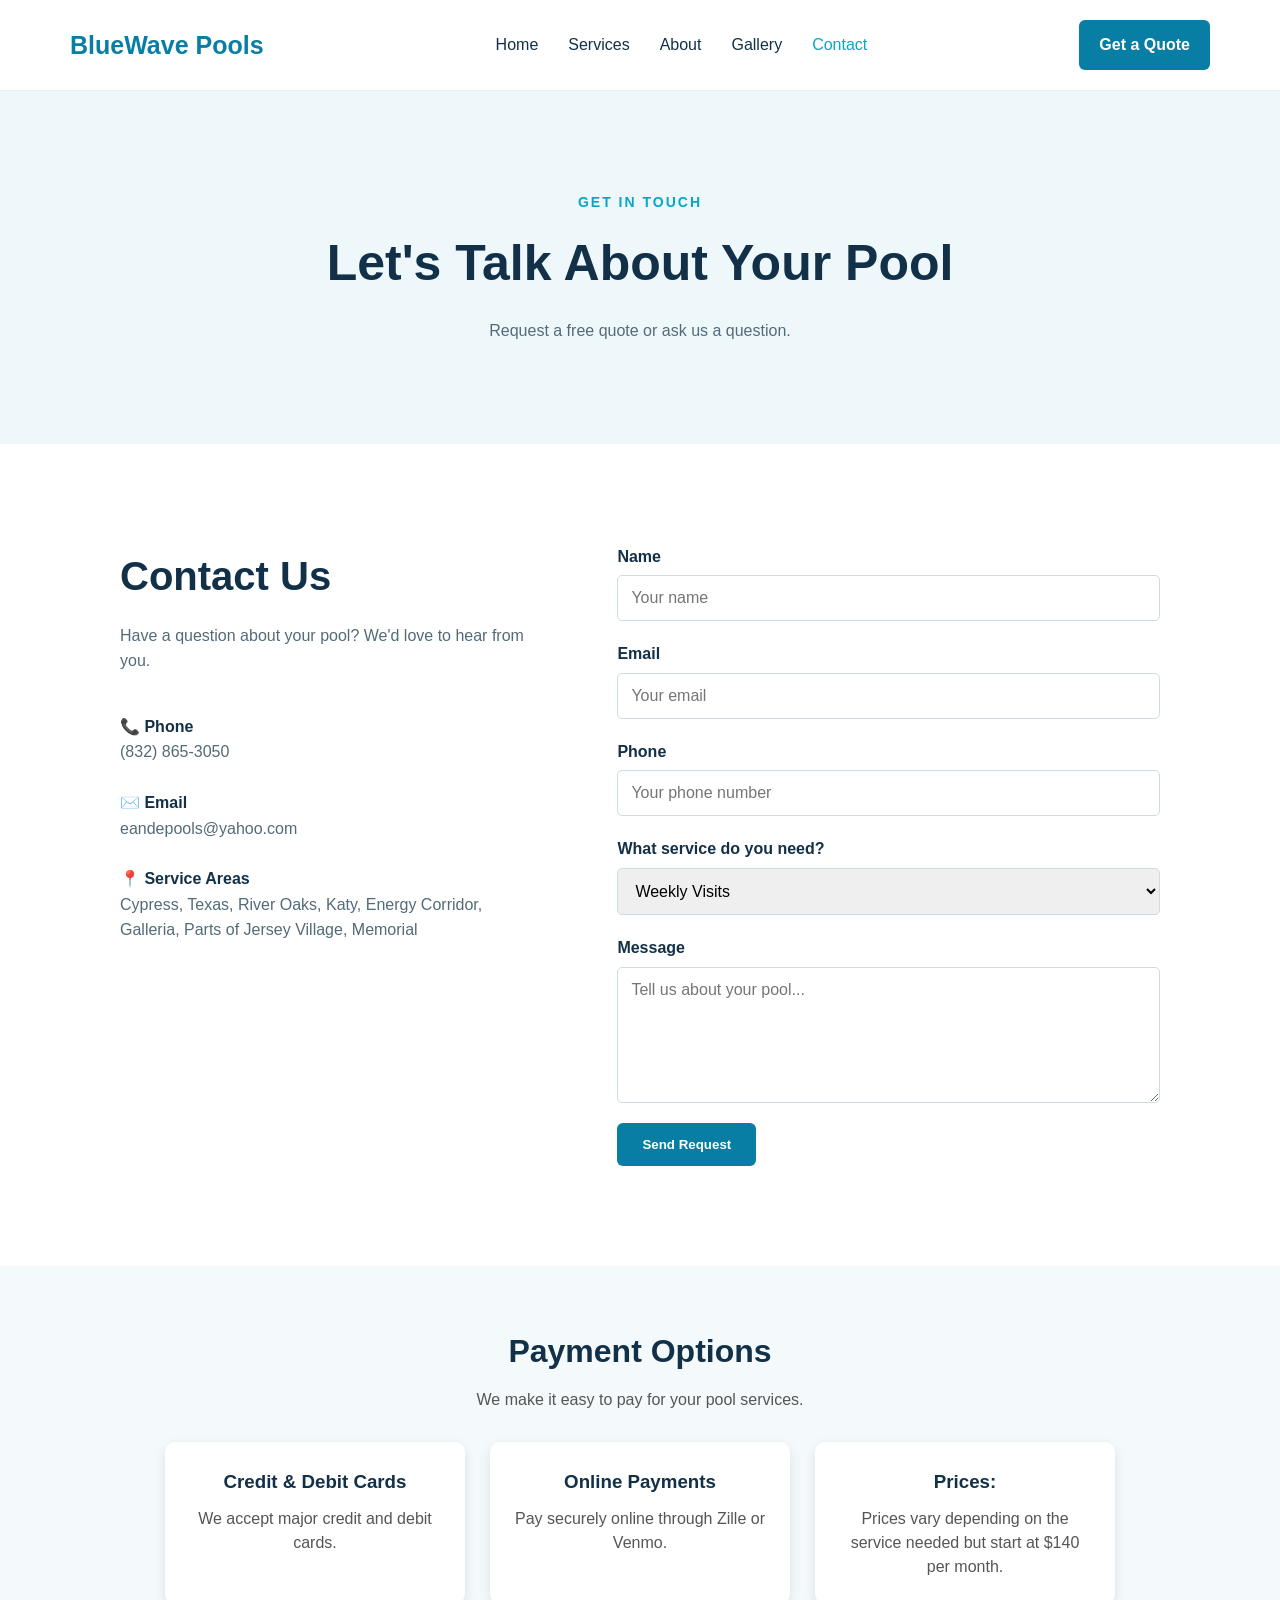
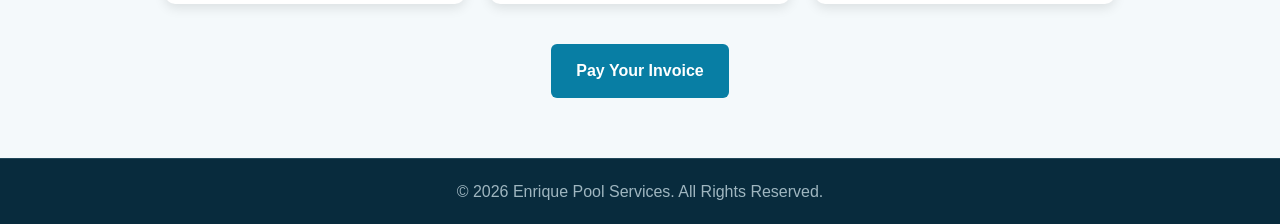
<file: contact.html>
<!DOCTYPE html>

<html lang="en">

<head>

    <meta charset="UTF-8">
    <meta name="viewport" content="width=device-width, initial-scale=1.0">

    <title>Contact | Enrique Pool Services</title>

    <link rel="stylesheet" href="style.css">

</head>

<body>

<header>

    <nav class="navbar">

        <div class="logo">BlueWave Pools</div>

        <ul class="nav-links">

            <li><a href="index.html">Home</a></li>
            <li><a href="services.html">Services</a></li>
            <li><a href="about.html">About</a></li>
            <li><a href="gallery.html">Gallery</a></li>
            <li><a href="contact.html" class="active">Contact</a></li>

        </ul>

        <a href="contact.html" class="nav-button">Get a Quote</a>

    </nav>

</header>


<section class="page-header">

    <p class="small-title">GET IN TOUCH</p>

    <h1>Let's Talk About Your Pool</h1>

    <p>
        Request a free quote or ask us a question.
    </p>

</section>


<section class="contact-section">

    <div class="contact-info">

        <h2>Contact Us</h2>

        <p>
            Have a question about your pool?
            We'd love to hear from you.
        </p>

        <div class="contact-detail">

            <strong>📞 Phone</strong>

            <p>
                <a href="tel:+18328653050">(832) 865-3050</a>
            </p>

        </div>

        <div class="contact-detail">

            <strong>✉️ Email</strong>

            <p>
                <a href="mailto:eandepools@yahoo.com">eandepools@yahoo.com</a>
            </p>

        </div>

        <div class="contact-detail">

            <strong>📍 Service Areas</strong>

            <p>
                Cypress, Texas, River Oaks, Katy, Energy Corridor, Galleria,
                Parts of Jersey Village, Memorial
            </p>

        </div>

    </div>


    <form class="contact-form">

        <label for="name">Name</label>

        <input
            type="text"
            id="name"
            name="name"
            placeholder="Your name"
            required
        >

        <label for="email">Email</label>

        <input
            type="email"
            id="email"
            name="email"
            placeholder="Your email"
            required
        >

        <label for="phone">Phone</label>

        <input
            type="tel"
            id="phone"
            name="phone"
            placeholder="Your phone number"
        >

        <label for="service">What service do you need?</label>

        <select id="service" name="service">

            <option>Weekly Visits</option>
            <option>Analyze water quality</option>
            <option>Water Treatment/Chemicals</option>
            <option>Vaccuming Pool</option>
            <option>Empty Skimmer Basket/Lint Pot Basket</option>
            <option>Calcium Removal</option>
            <option>Other</option>

        </select>

        <label for="message">Message</label>

        <textarea
            id="message"
            name="message"
            rows="6"
            placeholder="Tell us about your pool..."
        ></textarea>

        <button type="submit" class="button">
            Send Request
        </button>

    </form>

</section>


<section class="payment-section">

    <h2>Payment Options</h2>

    <p>We make it easy to pay for your pool services.</p>

    <div class="payment-options">

        <div class="payment-card">

            <h3>Credit & Debit Cards</h3>

            <p>We accept major credit and debit cards.</p>

        </div>

        <div class="payment-card">

            <h3>Online Payments</h3>

            <p>Pay securely online through Zille or Venmo.</p>

        </div>

        <div class="payment-card">

            <h3>Prices:</h3>

            <p>
                Prices vary depending on the service needed
                but start at $140 per month.
            </p>

        </div>

    </div>

    <a href="#" class="button">Pay Your Invoice</a>

</section>


<footer>

    <div class="copyright">

        © 2026 Enrique Pool Services. All Rights Reserved.

    </div>

</footer>

</body>

</html>
</file>
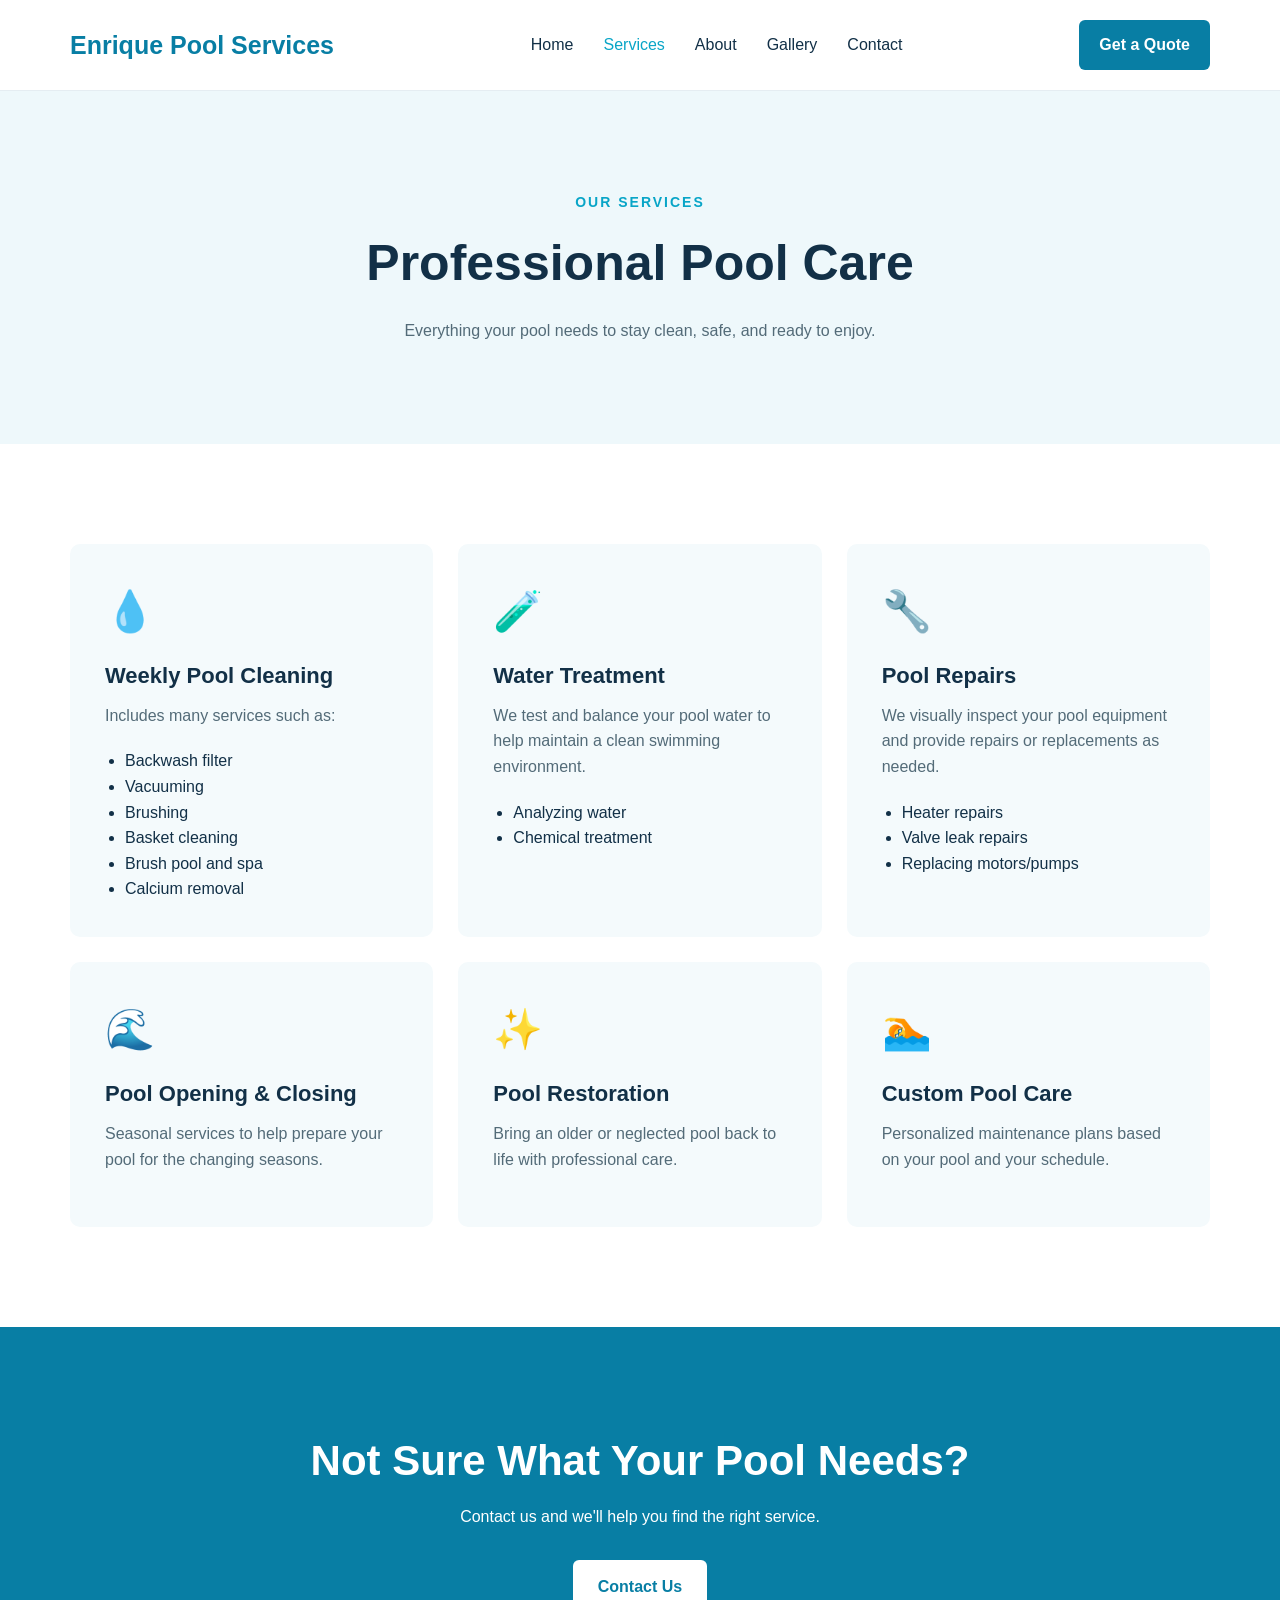
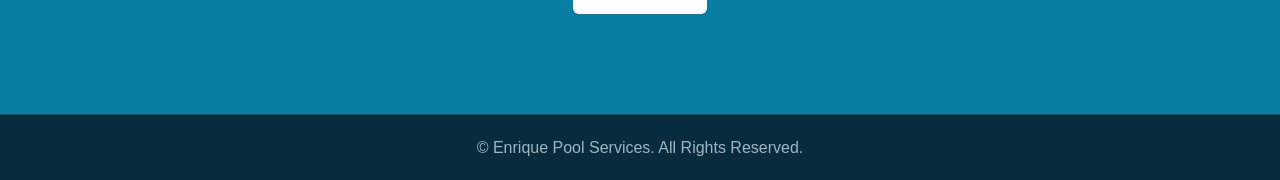
<file: services.html>
<!DOCTYPE html>
<html lang="en">
<head>
    <meta charset="UTF-8">
    <meta name="viewport" content="width=device-width, initial-scale=1.0">
    <title>Services | Enrique Pool Services</title>
    <link rel="stylesheet" href="style.css">
</head>

<body>

<header>
    <nav class="navbar">
        <div class="logo">Enrique Pool Services</div>

        <ul class="nav-links">
            <li><a href="index.html">Home</a></li>
            <li><a href="services.html" class="active">Services</a></li>
            <li><a href="about.html">About</a></li>
            <li><a href="gallery.html">Gallery</a></li>
            <li><a href="contact.html">Contact</a></li>
        </ul>

        <a href="contact.html" class="nav-button">Get a Quote</a>
    </nav>
</header>


<section class="page-header">
    <p class="small-title">OUR SERVICES</p>
    <h1>Professional Pool Care</h1>
    <p>
        Everything your pool needs to stay clean,
        safe, and ready to enjoy.
    </p>
</section>


<section class="section">

    <div class="cards">

        <div class="card">
            <div class="icon">💧</div>
            <h3>Weekly Pool Cleaning</h3>
            <p>
                Includes many services such as:
            </p>
            <ul>
                <li>Backwash filter</li>
                <li>Vacuuming</li>
                <li>Brushing</li>
                <li>Basket cleaning</li>
                <li>Brush pool and spa</li>
                <li>Calcium removal</li>
            </ul>
        </div>

        <div class="card">
            <div class="icon">🧪</div>
            <h3>Water Treatment</h3>
            <p>
                We test and balance your pool water
                to help maintain a clean swimming environment.
            </p>
            <ul>
                <li>Analyzing water</li>
                <li>Chemical treatment</li>
            </ul>
        </div>

        <div class="card">
            <div class="icon">🔧</div>
            <h3>Pool Repairs</h3>
            <p>
                We visually inspect your pool equipment and provide repairs or replacements as needed.
            </p>
            <ul>
                <li>Heater repairs</li>
                <li>Valve leak repairs </li>
                <li>Replacing motors/pumps</li>
            </ul>
        </div>

        <div class="card">
            <div class="icon">🌊</div>
            <h3>Pool Opening & Closing</h3>
            <p>
                Seasonal services to help prepare
                your pool for the changing seasons.
            </p>
        </div>

        <div class="card">
            <div class="icon">✨</div>
            <h3>Pool Restoration</h3>
            <p>
                Bring an older or neglected pool
                back to life with professional care.
            </p>
        </div>

        <div class="card">
            <div class="icon">🏊</div>
            <h3>Custom Pool Care</h3>
            <p>
                Personalized maintenance plans based
                on your pool and your schedule.
            </p>
        </div>

    </div>

</section>


<section class="cta">
    <h2>Not Sure What Your Pool Needs?</h2>
    <p>Contact us and we'll help you find the right service.</p>
    <a href="contact.html" class="button">Contact Us</a>
</section>


<footer>
    <div class="copyright">
        © Enrique Pool Services. All Rights Reserved.
    </div>
</footer>

</body>
</html>
</file>
<file: style.css>
/* =========================
   GENERAL
========================= */

* {
    margin: 0;
    padding: 0;
    box-sizing: border-box;
}

body {
    font-family: Arial, Helvetica, sans-serif;
    color: #123047;
    background: #ffffff;
    line-height: 1.6;
}

a {
    text-decoration: none;
    color: inherit;
}

ul {
    padding-left: 20px;
}


/* =========================
   NAVIGATION
========================= */

header {
    background: white;
    border-bottom: 1px solid #e5edf2;
}

.navbar {
    max-width: 1200px;
    margin: auto;
    padding: 20px 30px;

    display: flex;
    align-items: center;
    justify-content: space-between;
}

.logo {
    font-size: 25px;
    font-weight: bold;
    color: #087ea4;
}

.nav-links {
    display: flex;
    gap: 30px;
    list-style: none;
}

.nav-links a {
    color: #123047;
    font-weight: 500;
}

.nav-links a:hover,
.nav-links .active {
    color: #08a5c7;
}

.nav-button {
    background: #087ea4;
    color: white;
    padding: 12px 20px;
    border-radius: 6px;
    font-weight: bold;
}

.nav-button:hover {
    background: #05617f;
}


/* =========================
   BUTTONS
========================= */

.button {
    display: inline-block;
    background: #087ea4;
    color: white;
    padding: 14px 25px;
    border-radius: 6px;
    border: none;
    cursor: pointer;
    font-weight: bold;
}

.button:hover {
    background: #05617f;
}

.button.secondary {
    background: transparent;
    border: 2px solid white;
    margin-left: 10px;
}

.button.secondary:hover {
    background: white;
    color: #087ea4;
}


/* =========================
   HERO
========================= */

.hero {
    min-height: 650px;

    background:
        linear-gradient(
            rgba(5, 45, 70, 0.55),
            rgba(5, 45, 70, 0.55)
        ),
        url("images/pool-hero.jpg");

    background-size: cover;
    background-position: center;

    display: flex;
    align-items: center;
}

.hero-content {
    max-width: 1200px;
    width: 100%;
    margin: auto;
    padding: 50px 30px;
    color: white;
}

.small-title {
    color: #08a5c7;
    font-size: 14px;
    font-weight: bold;
    letter-spacing: 2px;
    margin-bottom: 10px;
}

.hero .small-title {
    color: #9beaf7;
}

.hero h1 {
    font-size: 65px;
    line-height: 1.05;
    margin-bottom: 25px;
}

.hero h1 span {
    color: #75d9ed;
}

.hero p {
    max-width: 550px;
    font-size: 18px;
    margin-bottom: 30px;
}

.hero-buttons {
    display: flex;
    align-items: center;
}


/* =========================
   SECTIONS
========================= */

.section {
    max-width: 1200px;
    margin: auto;
    padding: 100px 30px;
}

.section-title {
    text-align: center;
    max-width: 650px;
    margin: 0 auto 50px;
}

.section-title h2,
.why-content h2,
.about-text h2 {
    font-size: 42px;
    line-height: 1.15;
    margin-bottom: 20px;
}


/* =========================
   CARDS
========================= */

.cards {
    display: grid;
    grid-template-columns: repeat(3, 1fr);
    gap: 25px;
}

.card {
    padding: 35px;
    background: #f4fafc;
    border-radius: 10px;
    transition: transform 0.2s, box-shadow 0.2s;
}

.card:hover {
    transform: translateY(-5px);
    box-shadow: 0 10px 30px rgba(0,0,0,0.08);
}

.icon {
    font-size: 40px;
    margin-bottom: 15px;
}

.card h3 {
    font-size: 22px;
    margin-bottom: 10px;
}

.card p {
    margin-bottom: 20px;
    color: #536b78;
}

.card a {
    color: #087ea4;
    font-weight: bold;
}


/* =========================
   WHY US
========================= */

.why-us {
    display: grid;
    grid-template-columns: 1fr 1fr;
    min-height: 600px;
}

.why-image {
    background:
        linear-gradient(
            rgba(0, 80, 110, 0.15),
            rgba(0, 80, 110, 0.15)
        ),
        url("images/pool-family.jpg");

    background-size: cover;
    background-position: center;
}

.why-content {
    padding: 80px;
    display: flex;
    flex-direction: column;
    justify-content: center;
    background: #eef8fb;
}

.why-content p {
    color: #536b78;
    margin-bottom: 25px;
}

.stats {
    display: flex;
    gap: 40px;
    margin: 20px 0 30px;
}

.stats div {
    display: flex;
    flex-direction: column;
}

.stats strong {
    font-size: 30px;
    color: #087ea4;
}

.stats span {
    font-size: 13px;
}


/* =========================
   PAGE HEADER
========================= */

.page-header {
    text-align: center;
    padding: 100px 30px;
    background: #eef8fb;
}

.page-header h1 {
    font-size: 50px;
    margin-bottom: 15px;
}

.page-header p:last-child {
    color: #536b78;
}


/* =========================
   ABOUT
========================= */

.about-section {
    max-width: 1200px;
    margin: auto;
    padding: 100px 30px;

    display: grid;
    grid-template-columns: 1fr 1fr;
    gap: 70px;
    align-items: center;
}

.about-image {
    min-height: 500px;

    background: url("images/pool-about.jpg");
    background-size: cover;
    background-position: center;

    border-radius: 10px;
}

.about-text p {
    color: #536b78;
    margin-bottom: 20px;
}

.values {
    background: #eef8fb;
    padding: 80px max(30px, calc((100% - 1140px) / 2));

    display: grid;
    grid-template-columns: repeat(3, 1fr);
    gap: 50px;
}

.values h3 {
    color: #08a5c7;
    font-size: 20px;
}

.values h2 {
    margin: 10px 0;
}

.values p {
    color: #536b78;
}


/* =========================
   GALLERY
========================= */

.gallery {
    max-width: 1200px;
    margin: auto;
    padding: 100px 30px;

    display: grid;
    grid-template-columns: repeat(3, 1fr);
    gap: 25px;
}

.pool-placeholder {
    height: 250px;

    background: linear-gradient(
        135deg,
        #bcecf5,
        #087ea4
    );

    display: flex;
    justify-content: center;
    align-items: center;

    color: white;
    font-weight: bold;
    letter-spacing: 2px;

    border-radius: 8px;
}

.gallery-item h3 {
    margin-top: 12px;
}
.gallery {
    display: grid;
    grid-template-columns: repeat(3, 1fr);
    gap: 25px;
    padding: 40px;
    max-width: 1200px;
    margin: 0 auto;
}

.gallery-item {
    background: white;
    border-radius: 12px;
    overflow: hidden;
    box-shadow: 0 4px 12px rgba(0, 0, 0, 0.12);
}

.gallery-item img {
    width: 100%;
    height: 250px;
    object-fit: cover;
    display: block;
}

.gallery-item h3 {
    padding: 15px;
    margin: 0;
    text-align: center;
}


/* =========================
   CONTACT
========================= */

.contact-section {
    max-width: 1100px;
    margin: auto;
    padding: 100px 30px;

    display: grid;
    grid-template-columns: 1fr 1.3fr;
    gap: 80px;
}

.contact-info h2 {
    font-size: 40px;
    margin-bottom: 15px;
}

.contact-info > p {
    color: #536b78;
    margin-bottom: 40px;
}

.contact-detail {
    margin-bottom: 25px;
}

.contact-detail p {
    color: #536b78;
}

.contact-form {
    display: flex;
    flex-direction: column;
}

.contact-form label {
    margin-bottom: 6px;
    font-weight: bold;
}

.contact-form input,
.contact-form select,
.contact-form textarea {
    font-family: inherit;
    font-size: 16px;

    padding: 13px;
    margin-bottom: 20px;

    border: 1px solid #ccdce3;
    border-radius: 5px;
}

.contact-form input:focus,
.contact-form select:focus,
.contact-form textarea:focus {
    outline: 2px solid #75d9ed;
}

.contact-form .button {
    align-self: flex-start;
}


/* =========================
   CTA
========================= */

.cta {
    text-align: center;
    padding: 100px 30px;
    background: #087ea4;
    color: white;
}

.cta h2 {
    font-size: 42px;
    margin-bottom: 10px;
}

.cta p {
    margin-bottom: 30px;
}

.cta .button {
    background: white;
    color: #087ea4;
}


/* =========================
   FOOTER
========================= */

footer {
    background: #082b3d;
    color: white;
}

.footer-content {
    max-width: 1200px;
    margin: auto;
    padding: 60px 30px;

    display: grid;
    grid-template-columns: 2fr 1fr 1fr;
    gap: 50px;
}

.footer-content h3 {
    font-size: 24px;
    margin-bottom: 10px;
}

.footer-content h4 {
    margin-bottom: 15px;
}

.footer-content p {
    color: #b7cbd4;
}

.footer-content a {
    display: block;
    color: #b7cbd4;
    margin-bottom: 8px;
}

.footer-content a:hover {
    color: white;
}

.copyright {
    text-align: center;
    border-top: 1px solid #21485a;
    padding: 20px;
    color: #9fb6c0;
}


/* =========================
   MOBILE
========================= */

@media (max-width: 800px) {

    .navbar {
        flex-direction: column;
        gap: 20px;
    }

    .nav-links {
        flex-wrap: wrap;
        justify-content: center;
        gap: 15px;
    }

    .hero h1 {
        font-size: 45px;
    }

    .hero-buttons {
        flex-direction: column;
        align-items: flex-start;
        gap: 10px;
    }

    .button.secondary {
        margin-left: 0;
    }

    .cards {
        grid-template-columns: 1fr;
    }

    .why-us {
        grid-template-columns: 1fr;
    }

    .why-image {
        min-height: 400px;
    }

    .why-content {
        padding: 60px 30px;
    }

    .about-section {
        grid-template-columns: 1fr;
    }

    .values {
        grid-template-columns: 1fr;
    }

    .gallery {
        grid-template-columns: 1fr;
    }

    .contact-section {
        grid-template-columns: 1fr;
    }

    .footer-content {
        grid-template-columns: 1fr;
    }

}
/* =========================
   PAYMENT OPTIONS
========================= */

.payment-section {
    padding: 60px 40px;
    text-align: center;
    background: #f4f9fb;
}

.payment-section h2 {
    color: #123047;
    font-size: 32px;
    margin-bottom: 10px;
}

.payment-section > p {
    margin-bottom: 30px;
    color: #555;
}

.payment-options {
    display: flex;
    justify-content: center;
    gap: 25px;
    max-width: 1000px;
    margin: 0 auto 30px;
}

.payment-card {
    background: white;
    padding: 25px;
    width: 30%;
    border-radius: 10px;
    box-shadow: 0 4px 12px rgba(0, 0, 0, 0.1);
}

.payment-card h3 {
    color: #123047;
    margin-bottom: 10px;
}

.payment-card p {
    color: #555;
    line-height: 1.5;
}

.payment-section .button {
    display: inline-block;
    margin-top: 10px;
}
.contact-detail a {
    color: inherit;
    text-decoration: none;
}

.contact-detail a:hover {
    text-decoration: underline;
}
/* CLICKABLE CONTACT LINKS */

footer p a {
    color: inherit;
    text-decoration: none;
}

footer p a:hover {
    text-decoration: underline;
}

.contact-detail p a {
    color: inherit;
    text-decoration: none;
}

.contact-detail p a:hover {
    text-decoration: underline;
}
</file>
